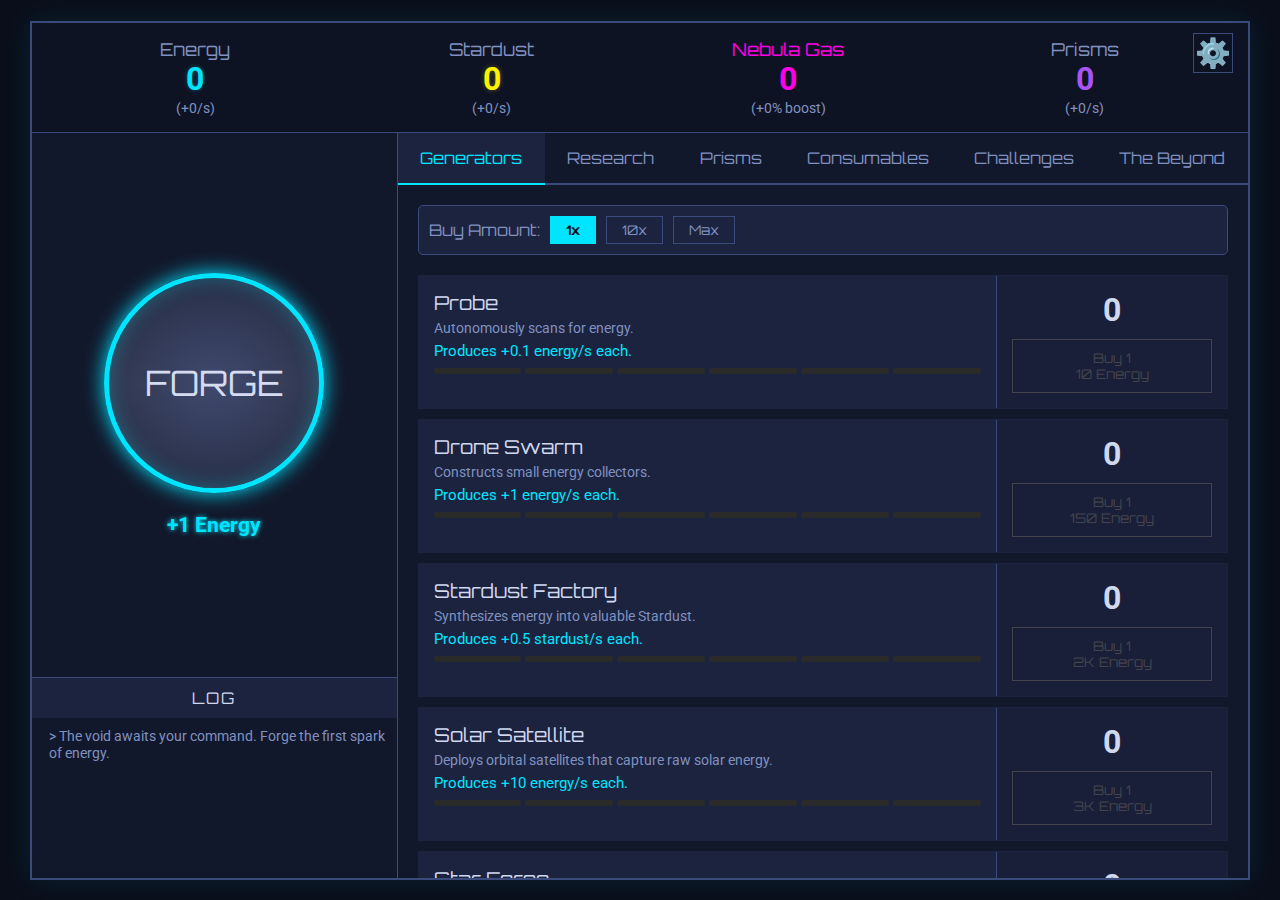
<file: index.html>
<!DOCTYPE html>
<html lang="en">
<head>
    <meta charset="UTF-8">
    <meta name="viewport" content="width=device-width, initial-scale=1.0">
    <title>Cosmic Forge</title>
    <link rel="stylesheet" href="style.css">
    <link rel="preconnect" href="https://fonts.googleapis.com">
    <link rel="preconnect" href="https://fonts.gstatic.com" crossorigin>
    <link href="https://fonts.googleapis.com/css2?family=Orbitron:wght@400;700&family=Roboto:wght@300;400&display=swap" rel="stylesheet">
</head>
<body>
    <div id="particles-container"></div>
    <div id="game">
        <header id="resource-header">
            <div class="resource-display">
                <span class="resource-label">Energy</span>
                <span id="energy-display" class="resource-value">0</span>
                <span id="energy-ps-display" class="resource-ps">(+0/s)</span>
            </div>
            <div class="resource-display">
                <span class="resource-label">Stardust</span>
                <span id="stardust-display" class="resource-value">0</span>
                <span id="stardust-ps-display" class="resource-ps">(+0/s)</span>
            </div>
            <div class="resource-display prestige">
                <span class="resource-label">Nebula Gas</span>
                <span id="nebula-gas-display" class="resource-value">0</span>
                <span id="nebula-gas-boost-display" class="resource-ps">(+0% boost)</span>
            </div>
            <div class="resource-display">
                <span class="resource-label">Prisms</span>
                <span id="prisms-display" class="resource-value">0</span>
                <span id="prisms-ps-display" class="resource-ps">(+0/s)</span>
            </div>
            <button id="settings-button" title="Options">⚙️</button>
        </header>

        <div id="challenge-indicator">Challenge Active</div>

        <div id="research-progress-container">
            <div id="research-progress-label">Researching: Quantum Entanglement</div>
            <div id="research-progress-bar-outer">
                <div id="research-progress-bar-inner"></div>
            </div>
            <div id="research-progress-timer">00:00</div>
        </div>

        <main id="main-content">
            <div id="left-column">
                <div id="forge-container">
                    <button id="forge-button">FORGE</button>
                    <div id="forge-click-value">+1 Energy</div>
                </div>
                <div id="log-container">
                    <div class="log-header">LOG</div>
                    <div id="log-messages"></div>
                </div>
            </div>

            <div id="right-column">
                <div id="tabs">
                    <button class="tab-button active" data-tab="generators">Generators</button>
                    <button class="tab-button" data-tab="research">Research</button>
                    <button class="tab-button" data-tab="prisms">Prisms</button>
                    <button class="tab-button" data-tab="consumables">Consumables</button>
                    <button class="tab-button" data-tab="challenges">Challenges</button>
                    <button class="tab-button" data-tab="big-bang">The Beyond</button>
                </div>
                <div id="tab-content-area">
                    <!-- Generators Tab -->
                    <div class="tab-content active" id="generators-content">
                        <div id="buy-controls">
                            <span>Buy Amount:</span>
                            <button class="buy-amt-btn active" data-amt="1">1x</button>
                            <button class="buy-amt-btn" data-amt="10">10x</button>
                            <button class="buy-amt-btn" data-amt="max">Max</button>
                        </div>
                        <div id="generators-list"></div>
                    </div>
                    <!-- Research Tab -->
                    <div class="tab-content" id="research-content">
                        <p class="tab-description">Use Stardust to unlock powerful new capabilities. Only one can be researched at a time.</p>
                        <div id="research-tree"></div>
                    </div>
                    <!-- Prisms Tab -->
                    <div class="tab-content" id="prisms-content">
                        <button id="exit-prism-view" title="Close Prism View">×</button>
                        <div id="prism-boost-container">
                            <p class="tab-description">Hold the button below to focus your cosmic energy, temporarily boosting Prism gain rate and amount by 3x each (9x total).</p>
                             <button id="prism-boost-button">FOCUS ENERGY</button>
                        </div>
                        <div id="prism-tree-container"></div>
                    </div>
                    <!-- Consumables Tab -->
                    <div class="tab-content" id="consumables-content">
                        <p class="tab-description">Spend Energy on powerful, single-use boosts.</p>
                        <div id="consumables-container"></div>
                    </div>
                    <!-- Challenges Tab -->
                    <div class="tab-content" id="challenges-content">
                        <p class="tab-description">Start a new run with unique restrictions to unlock powerful permanent rewards. Starting a challenge will reset your run without granting Nebula Gas.</p>
                        <div id="challenges-container"></div>
                    </div>
                    <!-- Big Bang & Tiers Tab -->
                    <div class="tab-content" id="big-bang-content">
                        <h2>Tiers</h2>
                        <p class="tab-description">Spend vast amounts of Energy to permanently advance to a new Tier of cosmic understanding, unlocking massive, permanent buffs that persist through all resets.</p>
                        <div id="tier-info"></div>
                        <hr>
                        <h2>The Big Bang</h2>
                        <p class="tab-description">Reset your current progress to create a new universe. Your accumulated Energy will condense into Nebula Gas, granting a permanent boost to all future production.</p>
                        <div id="big-bang-stats">
                            Big Bangs performed: <span id="big-bang-count">0</span>
                        </div>
                        <div class="prestige-info">
                            <p>If you reset now, you will gain:</p>
                            <span id="prestige-gain-display" class="prestige-value">0</span>
                            <span class="prestige-label">Nebula Gas</span>
                        </div>
                        <button id="prestige-button" class="prestige-button" disabled>CREATE NEW UNIVERSE</button>
                        <hr>
                        <h3>Cosmic Laws</h3>
                        <p class="tab-description">Spend Nebula Gas on permanent, powerful upgrades that persist through Big Bangs.</p>
                        <div id="cosmic-laws-container"></div>
                    </div>
                </div>
            </div>
        </main>
    </div>

    <!-- Options Modal -->
    <div id="options-modal" class="modal hidden">
        <div class="modal-content">
            <span id="options-close-button" class="modal-close-button">&times;</span>
            <div id="options-content">
                <h2>Options</h2>
                <button id="save-button" class="option-button">Manual Save</button>
                <button id="notation-toggle-button" class="option-button">Notation: Standard</button>
                <button id="hard-reset-button" class="option-button danger">HARD RESET (Deletes All Progress)</button>
                <p class="save-info">Game saves automatically every 4 seconds.</p>
            </div>
        </div>
    </div>
    
    <script src="script.js"></script>
</body>
</html>
</file>
<file: style.css>
:root {
    --bg-primary: #0a0e1a;
    --bg-secondary: #12182c;
    --bg-tertiary: #1c233f;
    --border-color: #3b4a7d;
    --text-primary: #d0d8f0;
    --text-secondary: #8091c0;
    --accent-cyan: #00e5ff;
    --accent-magenta: #ff00e5;
    --accent-yellow: #fff200;
    --accent-prism: #a855f7;
    --danger-color: #ff3b3b;
}

body {
    font-family: 'Roboto', sans-serif;
    background-color: var(--bg-primary);
    color: var(--text-primary);
    margin: 0;
    display: flex;
    justify-content: center;
    align-items: center;
    height: 100vh;
    overflow: hidden;
    user-select: none; /* Prevent selection */
}

#game {
    width: 95vw;
    height: 95vh;
    max-width: 1400px;
    background-color: var(--bg-secondary);
    border: 2px solid var(--border-color);
    box-shadow: 0 0 30px rgba(0, 229, 255, 0.1);
    display: flex;
    flex-direction: column;
    z-index: 10;
    position: relative;
}

/* Particle Container */
#particles-container {
    position: fixed;
    top: 0;
    left: 0;
    width: 100%;
    height: 100%;
    pointer-events: none;
    z-index: 20;
    overflow: hidden;
}

.particle {
    position: absolute;
    width: 6px;
    height: 6px;
    background-color: var(--accent-cyan);
    border-radius: 50%;
    opacity: 0.8;
    pointer-events: none;
    animation: fadeOut 1s forwards;
}

.floating-text {
    position: absolute;
    font-family: 'Orbitron', sans-serif;
    color: var(--accent-cyan);
    font-weight: bold;
    font-size: 1.2em;
    pointer-events: none;
    animation: floatUp 1s forwards;
    text-shadow: 0 0 3px black;
    z-index: 100;
}

@keyframes floatUp {
    0% { transform: translateY(0) scale(1); opacity: 1; }
    100% { transform: translateY(-50px) scale(1.2); opacity: 0; }
}

@keyframes fadeOut {
    0% { transform: scale(1); opacity: 1; }
    100% { transform: scale(0); opacity: 0; }
}

/* Header */
#resource-header {
    display: flex;
    justify-content: space-around;
    padding: 15px;
    background-color: rgba(0,0,0,0.2);
    border-bottom: 1px solid var(--border-color);
    flex-wrap: wrap;
    position: relative;
    flex-shrink: 0;
}
.resource-display { text-align: center; min-width: 120px; }
.resource-label { font-family: 'Orbitron', sans-serif; font-size: 1.1em; color: var(--text-secondary); }
.resource-value { font-size: 2em; font-weight: bold; display: block; }
.resource-ps { font-size: 0.9em; color: var(--text-secondary); }
#energy-display { color: var(--accent-cyan); text-shadow: 0 0 5px rgba(0, 229, 255, 0.3); }
#stardust-display { color: var(--accent-yellow); text-shadow: 0 0 5px rgba(255, 242, 0, 0.3); }
.prestige .resource-label, .prestige .resource-value { color: var(--accent-magenta); }
#prisms-display { color: var(--accent-prism); }

/* Settings Icon */
#settings-button {
    position: absolute;
    top: 10px;
    right: 15px;
    width: 40px;
    height: 40px;
    background: transparent;
    border: 1px solid var(--border-color);
    color: var(--text-secondary);
    font-size: 1.8em;
    cursor: pointer;
    display: flex;
    justify-content: center;
    align-items: center;
    transition: all 0.2s;
}
#settings-button:hover {
    color: var(--text-primary);
    border-color: var(--text-primary);
    transform: rotate(90deg);
}

/* Challenge Indicator */
#challenge-indicator {
    display: none;
    background-color: var(--accent-magenta);
    color: var(--bg-primary);
    text-align: center;
    padding: 8px;
    font-family: 'Orbitron', sans-serif;
    font-weight: bold;
    text-shadow: 0 0 5px var(--bg-primary);
    animation: pulse-red 2s infinite;
    flex-shrink: 0;
}

@keyframes pulse-red {
    0% { background-color: var(--accent-magenta); }
    50% { background-color: #bd00aa; }
    100% { background-color: var(--accent-magenta); }
}

/* Research Progress Bar */
#research-progress-container {
    width: 100%;
    padding: 10px 20px;
    background-color: var(--bg-tertiary);
    border-bottom: 1px solid var(--border-color);
    display: none;
    align-items: center;
    gap: 15px;
    box-sizing: border-box;
    flex-shrink: 0;
}
#research-progress-label {
    font-family: 'Orbitron', sans-serif;
    flex-shrink: 0;
}
#research-progress-bar-outer {
    flex-grow: 1;
    height: 10px;
    background-color: var(--bg-primary);
    border: 1px solid var(--border-color);
    border-radius: 5px;
    overflow: hidden;
}
#research-progress-bar-inner {
    height: 100%;
    width: 0%;
    background: linear-gradient(90deg, var(--accent-yellow), #fffabc);
    transition: width 0.1s linear;
    box-shadow: 0 0 10px var(--accent-yellow);
}
#research-progress-timer {
    font-family: 'Orbitron', sans-serif;
    font-size: 1.1em;
    color: var(--accent-yellow);
    width: 70px;
    text-align: right;
}

/* Main Content */
#main-content { display: flex; flex-grow: 1; overflow: hidden; }
#left-column { flex-basis: 30%; border-right: 1px solid var(--border-color); display: flex; flex-direction: column; }
/* Modified to allow absolute positioning of prism overlay inside */
#right-column { 
    flex-basis: 70%; 
    display: flex; 
    flex-direction: column; 
    position: relative; 
}

/* Forge Button */
#forge-container {
    flex-grow: 1; display: flex; flex-direction: column; justify-content: center; align-items: center; padding: 20px;
}
#forge-button {
    width: 220px; height: 220px;
    border-radius: 50%;
    border: 5px solid var(--accent-cyan);
    background: radial-gradient(circle, #2a355e, var(--bg-secondary));
    color: var(--text-primary);
    font-family: 'Orbitron', sans-serif;
    font-size: 2.2em;
    cursor: pointer;
    box-shadow: 0 0 20px var(--accent-cyan), inset 0 0 20px rgba(0, 229, 255, 0.3);
    transition: transform 0.05s, box-shadow 0.1s;
    outline: none;
    position: relative;
    overflow: hidden;
}
#forge-button:active { 
    transform: scale(0.92); 
    box-shadow: 0 0 50px var(--accent-cyan), inset 0 0 40px rgba(0, 229, 255, 0.6); 
}
#forge-button::after {
    content: '';
    position: absolute;
    top: -50%;
    left: -50%;
    width: 200%;
    height: 200%;
    background: linear-gradient(to bottom right, rgba(255,255,255,0) 0%, rgba(255,255,255,0.1) 50%, rgba(255,255,255,0) 100%);
    transform: rotate(45deg);
    transition: transform 0.5s;
}
#forge-button:hover::after {
    transform: rotate(45deg) translate(50%, 50%);
}

#forge-click-value { margin-top: 20px; font-size: 1.3em; color: var(--accent-cyan); font-weight: bold; text-shadow: 0 0 5px var(--accent-cyan);}

/* Log */
#log-container { height: 200px; border-top: 1px solid var(--border-color); display: flex; flex-direction: column; }
.log-header { padding: 10px; text-align: center; font-family: 'Orbitron', sans-serif; background: var(--bg-tertiary); letter-spacing: 2px;}
#log-messages { flex-grow: 1; overflow-y: auto; padding: 10px; font-size: 0.9em; scrollbar-width: thin; scrollbar-color: var(--border-color) var(--bg-secondary); }
#log-messages p { margin: 0 0 6px 0; color: var(--text-secondary); border-left: 2px solid transparent; padding-left: 5px; }
#log-messages p.major { color: var(--accent-yellow); font-weight: bold; border-left-color: var(--accent-yellow); }
#log-messages p.consumable { color: var(--accent-cyan); border-left-color: var(--accent-cyan); }
#log-messages p.prism { color: var(--accent-prism); font-weight: bold; border-left-color: var(--accent-prism); }
#log-messages p.danger { color: var(--danger-color); font-weight: bold; border-left-color: var(--danger-color); }

/* Tabs */
#tabs { display: flex; flex-wrap: wrap; background-color: var(--bg-secondary); flex-shrink: 0; }
.tab-button {
    flex-grow: 1; padding: 15px; background: transparent; border: none; border-bottom: 2px solid var(--border-color);
    color: var(--text-secondary); font-family: 'Orbitron', sans-serif; font-size: 1em; cursor: pointer;
    transition: background-color 0.2s, color 0.2s;
}
.tab-button:hover { background-color: rgba(255,255,255,0.05); color: var(--text-primary); }
.tab-button.active { background: var(--bg-tertiary); color: var(--accent-cyan); border-bottom: 2px solid var(--accent-cyan); }
#tab-content-area { flex-grow: 1; overflow-y: auto; padding: 20px; position: relative; scrollbar-width: thin; scrollbar-color: var(--border-color) var(--bg-secondary); }
.tab-content { display: none; padding-bottom: 40px; height: 100%; box-sizing: border-box; }
.tab-content.active { display: block; }
.tab-description { color: var(--text-secondary); border-left: 3px solid var(--border-color); padding-left: 15px; margin-bottom: 20px; line-height: 1.5; }

/* Buy Controls */
#buy-controls {
    display: flex;
    align-items: center;
    gap: 10px;
    margin-bottom: 20px;
    padding: 10px;
    background: var(--bg-tertiary);
    border: 1px solid var(--border-color);
    border-radius: 5px;
}
#buy-controls span { font-family: 'Orbitron', sans-serif; color: var(--text-secondary); }
.buy-amt-btn {
    background: transparent;
    border: 1px solid var(--border-color);
    color: var(--text-secondary);
    padding: 5px 15px;
    cursor: pointer;
    font-family: 'Orbitron', sans-serif;
    transition: all 0.2s;
}
.buy-amt-btn:hover { border-color: var(--accent-cyan); color: var(--accent-cyan); }
.buy-amt-btn.active { background: var(--accent-cyan); color: var(--bg-primary); border-color: var(--accent-cyan); font-weight: bold; }


/* Item styles (Generators) */
.item { display: flex; background: var(--bg-tertiary); margin-bottom: 10px; border: 1px solid transparent; transition: border-color 0.2s; }
.item:hover { border-color: #3b4a7d; }
.item-info { flex-grow: 1; padding: 15px; }
.item-name { font-family: 'Orbitron', sans-serif; font-size: 1.2em; color: var(--text-primary); }
.item-desc { font-size: 0.9em; color: var(--text-secondary); margin: 5px 0; }
.item-prod { color: var(--accent-cyan); font-size: 0.95em; }
.item-actions {
    width: 200px;
    padding: 15px;
    text-align: center;
    border-left: 1px solid var(--border-color);
    display: flex;
    flex-direction: column;
    justify-content: center;
    background: rgba(0,0,0,0.1);
}
.item-count { font-size: 2em; font-weight: bold; color: var(--text-primary); }
.buy-button {
    width: 100%; padding: 10px; margin-top: 10px; background: transparent; border: 1px solid var(--accent-cyan);
    color: var(--accent-cyan); font-family: 'Orbitron', sans-serif; cursor: pointer; transition: background-color 0.2s, color 0.2s, transform 0.1s;
}
.buy-button:hover:not(:disabled) { background-color: var(--accent-cyan); color: var(--bg-primary); }
.buy-button:active:not(:disabled) { transform: translateY(1px); }
.buy-button:disabled { border-color: #555; color: #555; cursor: not-allowed; opacity: 0.7; }

/* Milestones */
.milestone-bar { display: flex; gap: 4px; margin-top: 8px; }
.milestone-pip { flex-grow: 1; height: 6px; background: #2a2a2a; border-radius: 2px; }
.milestone-pip.unlocked { background: var(--accent-yellow); box-shadow: 0 0 5px rgba(255, 242, 0, 0.5); }

/* Research Tree */
#research-tree { display: flex; flex-wrap: wrap; gap: 15px; justify-content: flex-start; }
.tech {
    width: 220px; text-align: left; padding: 15px; background: var(--bg-tertiary); border: 1px solid var(--border-color);
    opacity: 0.5; transition: opacity 0.3s, border-color 0.3s, transform 0.2s;
    display: flex; flex-direction: column; justify-content: space-between;
}
.tech:hover { transform: translateY(-2px); }
.tech > div:first-child { font-family: 'Orbitron', sans-serif; color: var(--accent-yellow); margin-bottom: 5px; }
.tech small { color: var(--text-secondary); font-size: 0.85em; display: block; flex-grow: 1; }
.tech.available { opacity: 1; border-color: #555; }
.tech.purchased { border-color: var(--accent-yellow); background-color: rgba(255, 242, 0, 0.1); opacity: 1; }
.tech-button { width: 100%; margin-top: 10px; font-size: 0.9em; pointer-events: auto; }

/* Consumables */
#consumables-container { display: flex; flex-direction: column; gap: 12px; }
.consumable-item {
    width: 100%; display: flex; align-items: center; background-color: rgba(28, 35, 63, 0.5);
    border: 1px solid rgba(59, 74, 125, 0.7); padding: 15px; box-sizing: border-box;
}
.consumable-info { flex-grow: 1; }
.consumable-actions { width: 220px; text-align: center; flex-shrink: 0; margin-left: 15px; }
.active-timer { color: var(--accent-cyan); margin-bottom: 8px; font-size: 0.9em; font-weight: bold; }
.consumable-button { margin-top: 0; }

/* Challenges */
#challenges-container { display: flex; flex-direction: column; gap: 15px; }
.challenge-item {
    background: var(--bg-tertiary); border: 1px solid var(--border-color); padding: 15px;
    display: flex; flex-wrap: wrap; align-items: center; gap: 15px; transition: opacity 0.3s;
}
.challenge-item .item-name { width: 100%; border-bottom: 1px solid rgba(255,255,255,0.1); padding-bottom: 5px; margin-bottom: 5px;}
.challenge-item .item-desc { flex-basis: 40%; flex-grow: 1; }
.challenge-reward { flex-basis: 40%; flex-grow: 1; color: var(--accent-yellow); font-size: 0.9em; }
.challenge-button {
    padding: 10px 20px; background: transparent; border: 1px solid var(--accent-magenta);
    color: var(--accent-magenta); font-family: 'Orbitron', sans-serif; cursor: pointer; transition: all 0.2s;
}
.challenge-button:hover:not(:disabled) { background-color: var(--accent-magenta); color: var(--bg-primary); }
.challenge-item.completed { border-color: var(--accent-yellow); opacity: 0.8; background: rgba(255, 242, 0, 0.05); }
.challenge-item.active { border-color: var(--accent-magenta); box-shadow: 0 0 15px rgba(255, 0, 229, 0.2); }
.challenge-item.locked { opacity: 0.4; pointer-events: none; }

/* --- Prisms (Expanded Tree / Overlay) --- */

/* Prisms now breaks out of the tab flow */
#prisms-content {
    display: none;
}

#prisms-content.active { 
    display: flex; 
    flex-direction: column; 
    position: absolute;
    top: 0;
    left: 0;
    width: 100%;
    height: 100%;
    background-color: var(--bg-secondary);
    z-index: 100;
    padding: 0;
}

#exit-prism-view {
    position: absolute;
    top: 15px;
    right: 25px;
    background: transparent;
    border: 2px solid var(--accent-prism);
    color: var(--accent-prism);
    font-size: 1.5em;
    width: 40px;
    height: 40px;
    border-radius: 50%;
    cursor: pointer;
    z-index: 101;
    display: flex;
    justify-content: center;
    align-items: center;
    font-family: 'Roboto', sans-serif;
    transition: all 0.2s;
    box-shadow: 0 0 10px rgba(0,0,0,0.5);
}
#exit-prism-view:hover {
    background: var(--accent-prism);
    color: var(--bg-primary);
    box-shadow: 0 0 20px var(--accent-prism);
    transform: scale(1.1);
}

#prism-boost-container { text-align: center; padding: 20px 20px 20px 20px; border-bottom: 1px solid var(--border-color); flex-shrink: 0; background: var(--bg-tertiary); }
#prism-boost-button {
    padding: 15px 30px; font-family: 'Orbitron', sans-serif; font-size: 1.2em; background-color: transparent;
    border: 2px solid var(--accent-prism); color: var(--accent-prism); cursor: pointer;
    transition: all 0.2s; user-select: none;
}
#prism-boost-button:hover { background-color: var(--accent-prism); color: var(--bg-primary); box-shadow: 0 0 20px var(--accent-prism); }

#prism-tree-container { 
    position: relative; 
    width: 100%; 
    height: 100%;
    flex-grow: 1; 
    overflow: auto; 
    padding: 0; 
    background: radial-gradient(circle at center, #1c152e, transparent); 
}

#prism-canvas {
    position: relative;
    width: 2500px;
    height: 1200px;
    min-height: 100%;
}

.prism-tech {
    position: absolute; width: 140px; height: 90px; 
    background: var(--bg-tertiary); /* Solid background */
    border: 1px solid var(--border-color);
    padding: 10px; box-sizing: border-box; display: flex; flex-direction: column; justify-content: center;
    align-items: center; text-align: center; transition: all 0.3s; cursor: pointer; 
    opacity: 1; /* Made opaque as requested */
    z-index: 5;
    box-shadow: 0 4px 6px rgba(0,0,0,0.5);
}
.prism-tech:hover { border-color: var(--accent-prism); transform: scale(1.05); z-index: 6; }
.prism-tech.available { opacity: 1; box-shadow: 0 0 15px rgba(168, 85, 247, 0.4); border-color: #aaa; background-color: #252a45; }
.prism-tech.locked { 
    opacity: 0.6; /* Slight transparency for locked, but not invisible */
    pointer-events: none; 
    filter: grayscale(100%); 
    background-color: #151a2e;
}
.prism-tech.purchased { border-color: var(--accent-prism); background-color: #3c1a5c; opacity: 1; cursor: default; box-shadow: 0 0 15px var(--accent-prism); }

.prism-tech-name { font-family: 'Orbitron', sans-serif; font-size: 0.85em; color: var(--text-primary); }
.prism-tech-desc { font-size: 0.7em; color: var(--text-secondary); margin: 5px 0; display: none; }
.prism-tech:hover .prism-tech-desc { display: block; position: absolute; background: black; padding: 5px; width: 150px; top: 100%; z-index: 10; border: 1px solid #555; }
.prism-tech-cost { font-size: 0.8em; color: var(--accent-prism); margin-top: auto; }

.prism-connector { position: absolute; background-color: var(--border-color); height: 2px; transform-origin: left center; z-index: 1; transition: background-color 0.3s; }
.prism-connector.purchased { background-color: var(--accent-prism); box-shadow: 0 0 5px var(--accent-prism); height: 3px; }

/* Prestige & Tiers */
.prestige-info { text-align: center; margin: 20px 0; }
.prestige-value { font-size: 3em; color: var(--accent-magenta); display: block; font-family: 'Orbitron', sans-serif; text-shadow: 0 0 10px rgba(255, 0, 229, 0.5); }
.prestige-button { 
    width: 80%; padding: 20px; margin: 0 auto; display: block; background: transparent; border: 2px solid var(--accent-magenta);
    color: var(--accent-magenta); font-family: 'Orbitron', sans-serif; font-size: 1.2em; cursor: pointer; transition: all 0.3s;
}
.prestige-button:hover:not(:disabled) { background: var(--accent-magenta); color: var(--bg-primary); box-shadow: 0 0 30px var(--accent-magenta); }
.prestige-button:disabled { border-color: #555; color: #555; cursor: not-allowed; }
.tier-info-box { padding: 20px; text-align: center; background: rgba(0,0,0,0.2); border: 1px solid var(--border-color); margin-top: 10px; }
.tier-desc { color: var(--accent-yellow); margin-bottom: 15px; }

#cosmic-laws-container { display: flex; flex-wrap: wrap; gap: 15px; margin-top: 20px; }

/* Modal */
.modal { position: fixed; z-index: 100; left: 0; top: 0; width: 100%; height: 100%; background-color: rgba(0,0,0,0.8); display: flex; justify-content: center; align-items: center; backdrop-filter: blur(3px); }
.modal-content { background-color: var(--bg-secondary); padding: 30px; border: 1px solid var(--border-color); width: 90%; max-width: 500px; position: relative; box-shadow: 0 0 30px rgba(0,0,0,0.8); }
.modal-close-button { position: absolute; top: 10px; right: 15px; color: var(--text-secondary); font-size: 2em; cursor: pointer; }
.modal-close-button:hover { color: var(--text-primary); }
.hidden { display: none; }
.option-button { width: 80%; display: block; margin: 15px auto; padding: 15px; font-family: 'Orbitron', sans-serif; background: transparent; border: 1px solid var(--border-color); color: var(--text-primary); cursor: pointer; transition: all 0.2s;}
.option-button:hover { background: var(--bg-tertiary); border-color: var(--accent-cyan); }
.danger { border-color: var(--danger-color); color: var(--danger-color); }
.danger:hover:not(:disabled) { background-color: var(--danger-color); color: var(--text-primary); border-color: var(--danger-color); }
</file>
